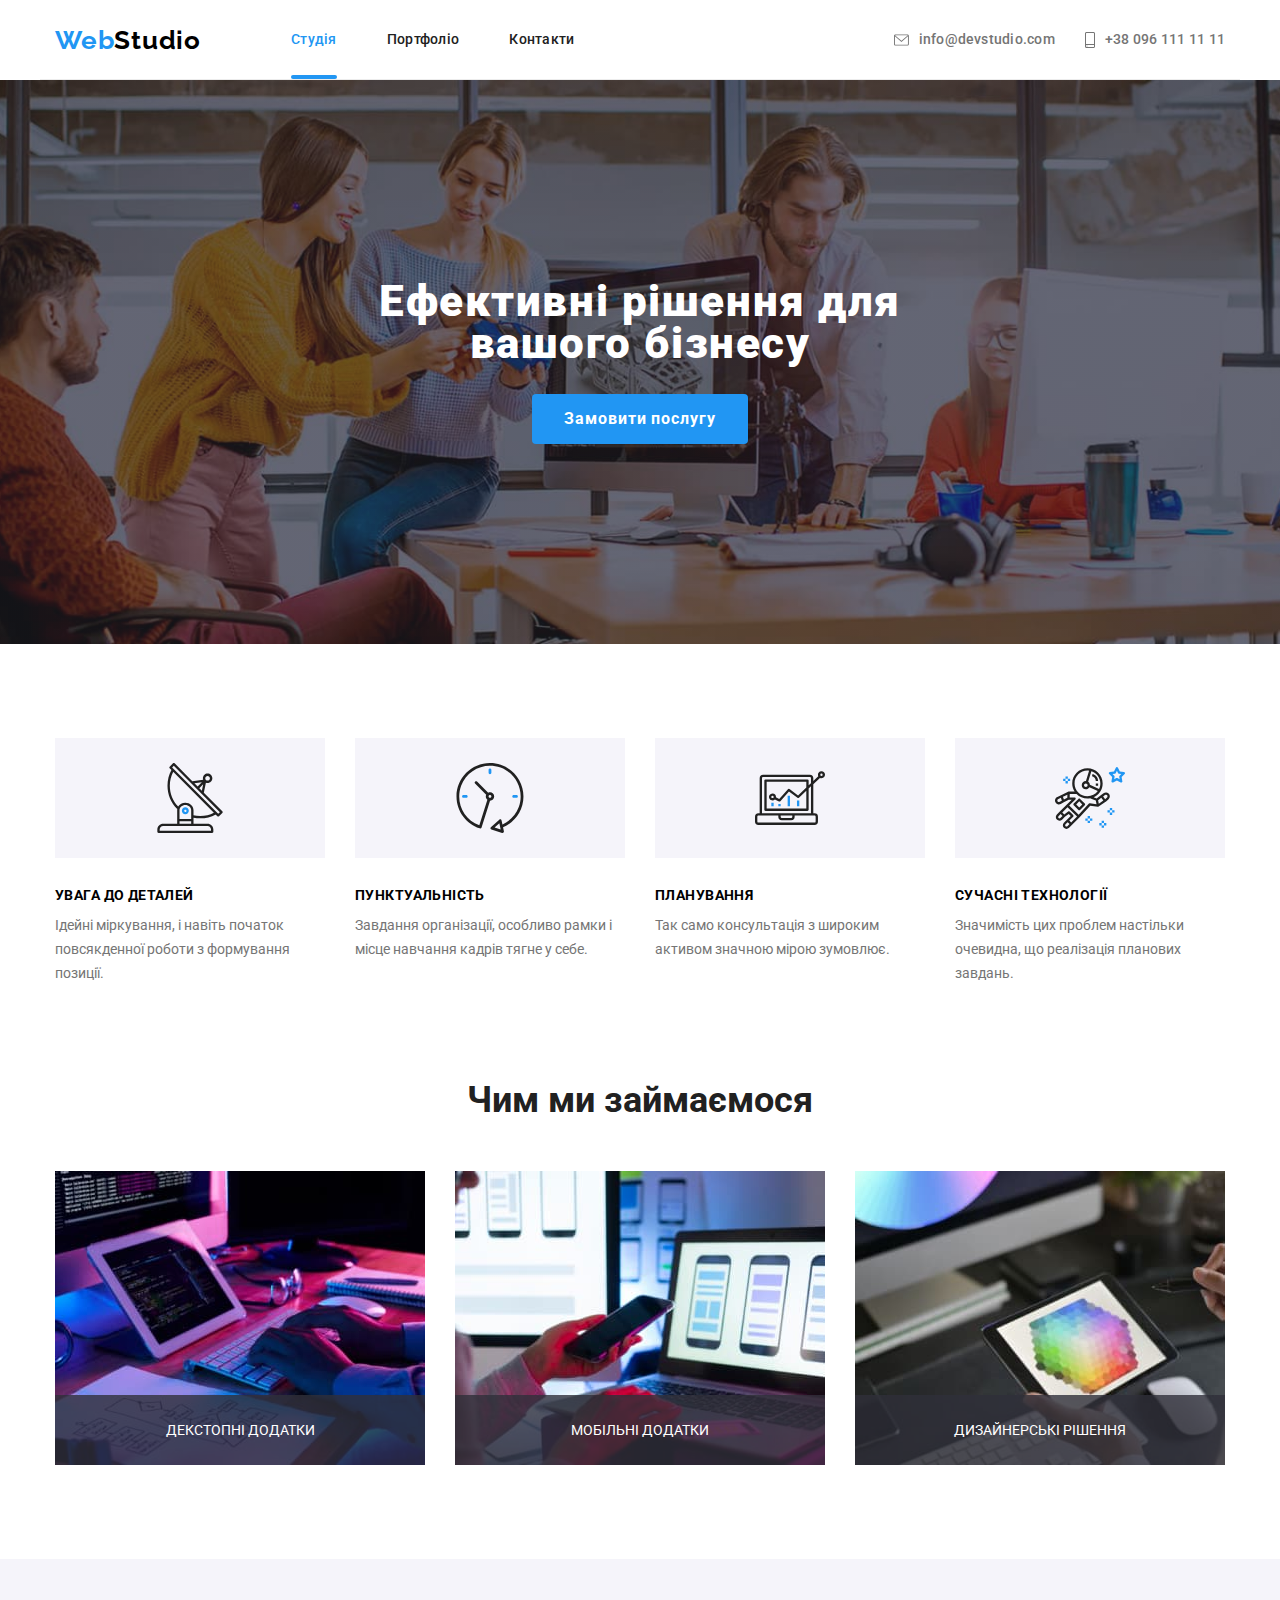
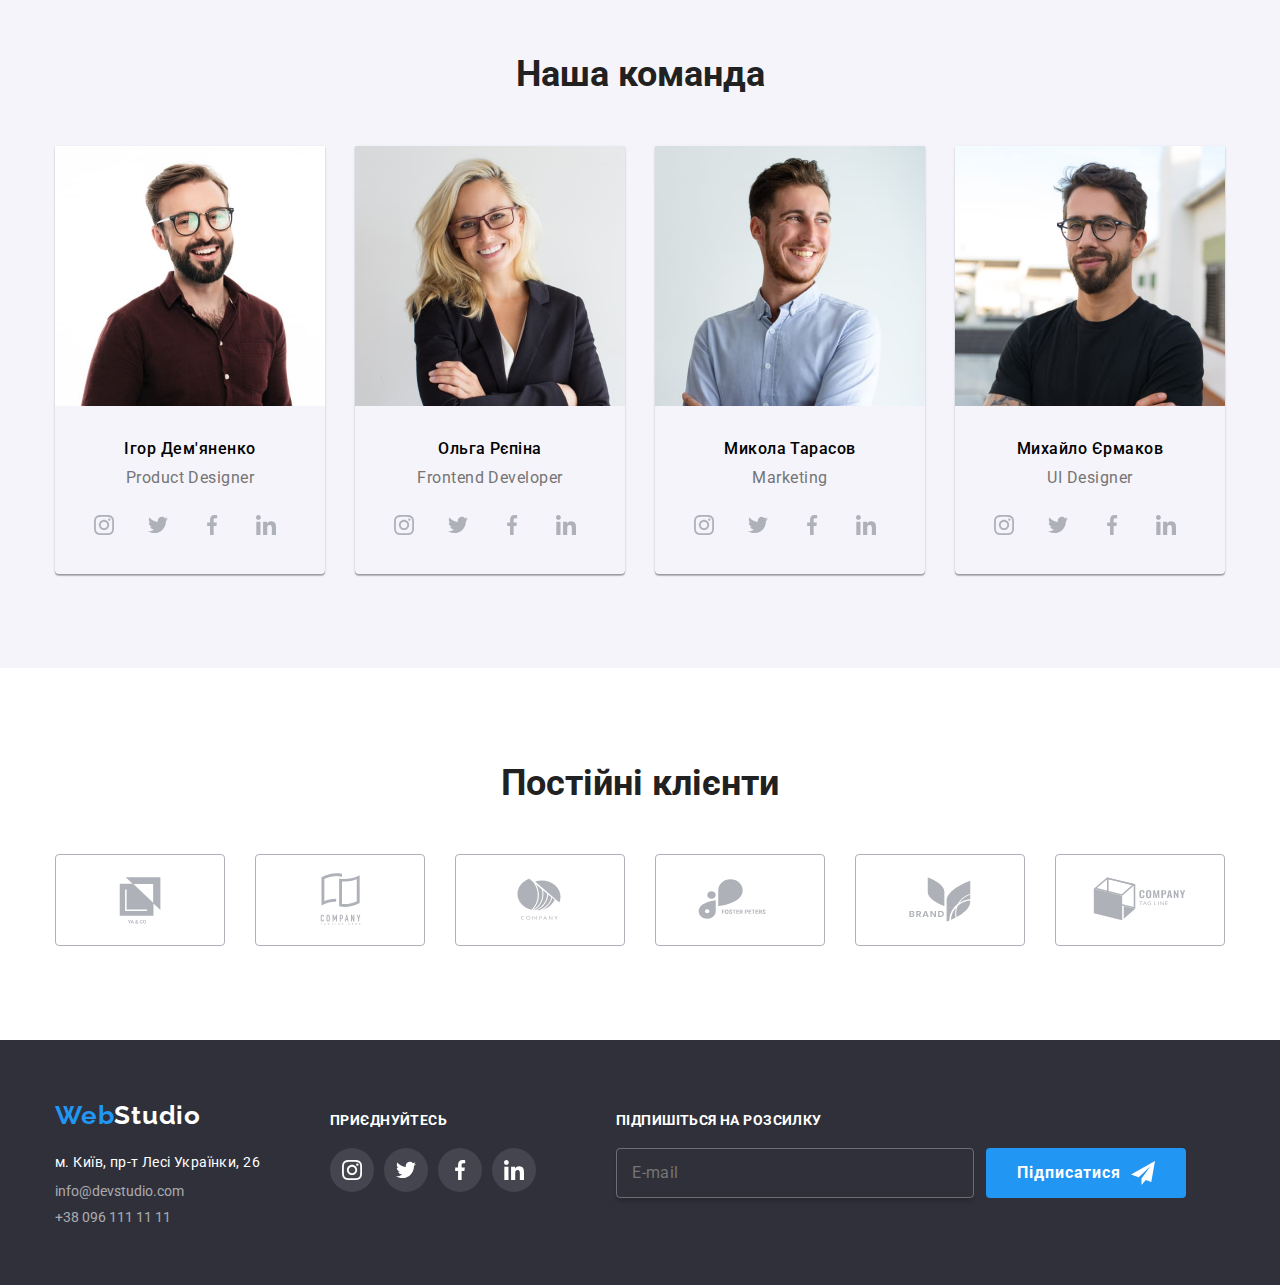
<file: index.html>
<!DOCTYPE html>
<html lang="uk">
<head>
    <meta charset="UTF-8">
    <meta name="viewport" content="width=device-width, initial-scale=1.0">
    <link rel="preconnect" href="https://fonts.googleapis.com">
    <link rel="preconnect" href="https://fonts.gstatic.com" crossorigin>
    <link href="https://fonts.googleapis.com/css2?family=Raleway:wght@700&family=Roboto:wght@400;500;700;900&display=swap" rel="stylesheet">
    <link rel="stylesheet" href="https://cdnjs.cloudflare.com/ajax/libs/modern-normalize/2.0.0/modern-normalize.min.css" integrity="sha512-4xo8blKMVCiXpTaLzQSLSw3KFOVPWhm/TRtuPVc4WG6kUgjH6J03IBuG7JZPkcWMxJ5huwaBpOpnwYElP/m6wg==" crossorigin="anonymous" referrerpolicy="no-referrer" >
    <meta name="viewport" content="width=device-width, initial-scale=1.0" />
    <title>WebStudio</title>
    <link rel="stylesheet" href="./CSS/main.min.css">
</head>
<body>
    <!-- хедер -->
    <header class="header">
        <div class="header__conteiner">
            <div class="header__nav">
                <a class="logo" href="#">
                    <span class="logo__first--half">Web</span><span class="logo__secondary--half">Studio</span>
                </a>
                 
                <button type="button" class="icon-menu  " data-mobile-menu-open aria-expanded="false" aria-controls="nav_menu" > 
                    <svg class="icon-menu__burger"> 
                        <use class="icon-menu__menu" href="./images/sprite.svg#icon-menu_burger"></use>       
                   </svg>  
                </button>
                <nav class="nav">
                    <ul class="nav__list">
                        <li class="nav__margin"><a class="nav__link nav__line " href="./index.html">Студія</a></li>
                        <li class="nav__margin"><a class="nav__link " href="./portfolio.html">Портфоліо</a></li>
                        <li class="nav__margin"><a class="nav__link" href="#">Контакти</a></li>
                       
                    </ul>
                </nav>
            </div>
            <div class="data">
                <ul class="data__list">
                    <li class="data__margin">
                        <a class="data__items" href="mailto:info@devstudio.com">
                            <svg class="data__mail data__icon">
                             <use href="./images/sprite.svg#icon-mail"></use>       
                            </svg>info@devstudio.com
                        </a>
                        </li>
                    <li class="data__margin">
                        <a class="data__items" href="tel:+380961111111">
                            <svg class="data__tel data__icon">
                             <use href="./images/sprite.svg#icon-tel"></use>       
                            </svg>+38 096 111 11 11
                        </a>
                    </li>
                </ul> 

            </div>
        </div>
        
     
    </header>
    <main class="main-page">
        <!-- //Hero  -->
         <section class="hero">
        <div class="container hero__container">
                <h1 class="hero__title">Ефективні рішення для <br> вашого бізнесу</h1>
                <button class="hero__button" type="button" data-modal-open>Замовити послугу</button>
            </div> 
        </section> 
        <section>
            <div class="container advantages">
                <h2 hidden class="advantages__title">Наші переваги</h2>
                <ul class="flex-box  advantages__list" >
                    <li class="content">
                        <div class="content__image">
                            <svg class="content__icon">
                                <use href="./images/sprite.svg#icon-antenna"></use>
                            </svg>

                        </div>
                        <h3 class="content__subtitle">УВАГА ДО ДЕТАЛЕЙ</h3>
                        <p class="content__subtitle--text">Ідейні міркування, і навіть початок повсякденної роботи з формування позиції.</p>
                    </li>
                    <li class="content">
                        <div class=" content__image">
                            <svg class="content__icon">
                                <use href="./images/sprite.svg#icon-clock"></use>
                            </svg>

                        </div>
                        <h3 class="content__subtitle">ПУНКТУАЛЬНІСТЬ</h3>
                        <p class="content__subtitle--text">Завдання організації, особливо рамки і місце навчання кадрів тягне у себе.</p>
                    </li>
                    <li class="content">
                        <div class="content__image">

                            <svg class="content__icon">
                                <use href="./images/sprite.svg#icon-diagram"></use>
                            </svg>
                        </div>
                        <h3 class="content__subtitle">ПЛАНУВАННЯ</h3>
                        <p class="content__subtitle--text">Так само консультація з широким активом значною мірою зумовлює.</p>
                    </li>
                    <li class="content">
                        <div class="content__image">

                            <svg class="content__icon">
                                <use href="./images/sprite.svg#icon-astronaut"></use>
                            </svg>
                        </div>
                        <h3 class="content__subtitle">СУЧАСНІ ТЕХНОЛОГІЇ</h3>
                        <p class="content__subtitle--text">Значимість цих проблем настільки очевидна, що реалізація планових завдань.</p>
                    </li>
                </ul>
                    
            </div>
        </section>
         <section>
            <div class=" what-we-do container ">
                <h2 class="main__title">Чим ми займаємося</h2>
                <ul class="what-we-do__list">
                    <li class="image">
                        <img src="./images/photo-main/what-we-doing/coding.jpg"
                        alt="робоче місце програміста"
                        width="370">
                        <div class="image__owerlay">
                            <p class="image__title">ДЕКСТОПНІ ДОДАТКИ</p>
                        </div>
                        
                    </li>
                    <li class="image">
                        <img src="./images/photo-main/what-we-doing/format-selection.jpg"
                        alt="робочий коипютер"
                        width="370">
                        <div class="image__owerlay">
                            <p class="image__title">МОБІЛЬНІ ДОДАТКИ</p>

                        </div>
                    </li>
                    <li class="image">
                        <img src="./images/photo-main/what-we-doing/color-selection.jpg"
                        alt="планшет з зображеням"
                        width="370">
                        <div class="image__owerlay">
                            <p class="image__title">ДИЗАЙНЕРСЬКІ РІШЕННЯ</p>

                        </div>
                    </li>    
                </ul>
                
            </div>
        </section>  
         <section class="team">
            <div class="container team__container">
                <h2 class="main__title">Наша команда</h2>
                <ul class="team__list">
                    <li class="team-member">
                        <picture>
                            <source media="(min-width:1200px)" srcset="./images/photo-main/ours-team/photo-igor.jpg 270w, ./images/photo-main/ours-team/photo-igor@x2.jpg 540w">
                            <source media="(min-width:768px)" srcset="./images/photo-main/ours-team/photo-igor-354.jpg 354w, ./images/photo-main/ours-team/photo-igor-354@x2.jpg 708w">
                            <source media="(min-width:300px)" srcset="./images/photo-main/ours-team/photo-igor-450.jpg 450w, ./images/photo-main/ours-team/photo-igor-450@x2.jpg 900w">
                          
                            <img
                            src="./images/photo-main/ours-team/photo-igor.jpg"
                              alt="Фото Ігора"
                              class="team-member__image"
                            />
                        </picture>
                        <div class="team-member__information">
                            <h3 class="team-member__title">Ігор Дем'яненко</h3>
                            <p class="team-member__text">Product Designer</p>
                            <ul class="team-member__sociallink">
                                <li >
                                    <a class="social" href="#">
                                        <svg class="social__link-icon" >
                                            <use  href="./images/sprite.svg#icon-instagram"></use>
                                        </svg>
                                    
                                    </a>
    
                                </li>
                                <li>
                                    <a class="social" href="#">

                                        <svg class="social__link-icon" >
                                            <use href="./images/sprite.svg#icon-twitter"></use>
                                        </svg>
        
                                    </a>
                                </li>
                                <li>
                                    <a class="social" href="#">
                                        <svg class="social__link-icon" >
                                            <use href="./images/sprite.svg#icon-facebook"></use>
                                        </svg>

                                    </a>
    
                                </li>
                                <li >
                                    <a class="social" href="#">
                                        <svg class="social__link-icon" >
                                            <use href="./images/sprite.svg#icon-linkedin"></use>
                                        </svg> 

                                    </a>
                                </li>    
    
                          
                          
                            </ul>   
                        </div>
                        
                    </li>
                    <li class="team-member">
                        <picture>
                            <source media="(min-width:1200px)" srcset="./images/photo-main/ours-team/photo-olga.jpg 270w, ./images/photo-main/ours-team/photo-olga@x2.jpg 540w">
                            <source media="(min-width:768px)" srcset="./images/photo-main/ours-team/photo-olga-354.jpg 354w, ./images/photo-main/ours-team/photo-olga-354@x2.jpg 708w">
                            <source media="(max-width:768px)" srcset="./images/photo-main/ours-team/photo-olga-450.jpg 450w, ./images/photo-main/ours-team/photo-olga-450@x2.jpg 900w">
                           
                           <img
                             src="./images/photo-main/ours-team/photo-olga.jpg"
                             
                             alt="Фото Ольги"
                             class="team-member__image">
                        </picture>
                       
                        <div class="team-member__information">

                            <h3 class="team-member__title" >Ольга Рєпіна</h3>
                            <p class="team-member__text">Frontend Developer</p>
                            <ul class="team-member__sociallink">
                                <li >
                                    <a class=social href="#">
                                        <svg class="social__link-icon" >
                                            <use href="./images/sprite.svg#icon-instagram"></use>
                                        </svg>
                                    
                                    </a>
    
                                </li>
                                <li >
                                    <a class=social href="#">

                                        <svg class="social__link-icon" >
                                            <use href="./images/sprite.svg#icon-twitter"></use>
                                        </svg>
        
                                    </a>
                                </li>
                                <li >
                                    <a class=social href="#">
                                        <svg class="social__link-icon" >
                                            <use href="./images/sprite.svg#icon-facebook"></use>
                                        </svg>

                                    </a>
    
                                </li>
                                <li >
                                    <a class=social href="#">
                                        <svg class="social__link-icon" >
                                            <use href="./images/sprite.svg#icon-linkedin"></use>
                                        </svg> 

                                    </a>
    
                                </li>
                            </ul>
                        </div>
                    </li>
                    <li class="team-member">
                        <picture>
                            <source media="(min-width:1200px)" srcset="./images/photo-main/ours-team/photo-nikolay.jpg 270w, ./images/photo-main/ours-team/photo-nikolay@x2.jpg 540w">
                            <source media="(min-width:768px)" srcset="./images/photo-main/ours-team/photo-nikolay-354.jpg 354w, ./images/photo-main/ours-team/photo-nikolay-354@x2.jpg 708w">
                            <source media="(max-width:768px)" srcset="./images/photo-main/ours-team/photo-nikolay-450.jpg 450w, ./images/photo-main/ours-team/photo-nikolay-450@x2.jpg 900w">
                           
                           <img
                             src="./images/photo-main/ours-team/photo-nikolay.jpg"
                             
                             alt="Фото Миколи"
                             class="team-member__image">
                             
                        </picture>
                       
                    
                        <div class="team-member__information">

                            <h3 class="team-member__title">Микола Тарасов</h3>
                            <p class="team-member__text">Marketing</p>
                            <ul class="team-member__sociallink">
                                <li >
                                    <a class=social href="#">
                                        <svg class="social__link-icon" >
                                            <use href="./images/sprite.svg#icon-instagram"></use>
                                        </svg>
                                    
                                    </a>
    
                                </li>
                                <li >
                                    <a class=social href="#">

                                        <svg class="social__link-icon" >
                                            <use href="./images/sprite.svg#icon-twitter"></use>
                                        </svg>
        
                                    </a>
                                </li>
                                <li >
                                    <a class=social href="#">
                                        <svg class="social__link-icon" >
                                            <use href="./images/sprite.svg#icon-facebook"></use>
                                        </svg>

                                    </a>
    
                                </li>
                                <li >
                                    <a class=social href="#">
                                        <svg class="social__link-icon" >
                                            <use href="./images/sprite.svg#icon-linkedin"></use>
                                        </svg> 

                                    </a>
    
                                </li>
                            </ul>
                        </div>
                    </li>
                    <li class="team-member">
                        <picture>
                            <source media="(min-width:1200px)" srcset="./images/photo-main/ours-team/photo-mihail.jpg 270w, ./images/photo-main/ours-team/photo-mihail@x2.jpg 540w">
                            <source media="(min-width:768px)" srcset="./images/photo-main/ours-team/photo-mihail-354.jpg 354w, ./images/photo-main/ours-team/photo-mihail-354@x2.jpg 708w">
                            <source media="(max-width:768px)" srcset="./images/photo-main/ours-team/photo-mihail-450.jpg 450w, ./images/photo-main/ours-team/photo-mihail-450@x2.jpg 900w">
                           
                           <img
                             src="./images/photo-main/ours-team/photo-mihail.jpg"
                             
                             alt="Фото Михайла"
                             class="team-member__image"
                             >
        
                        </picture>
                       
                        <div class="team-member__information">
                            <h3 class="team-member__title">Михайло Єрмаков</h3>
                            <p class="team-member__text">UI Designer</p>
                            <ul class="team-member__sociallink">
                                <li >
                                    <a class=social href="#">
                                        <svg class="social__link-icon" >
                                            <use href="./images/sprite.svg#icon-instagram"></use>
                                        </svg>
                                    
                                    </a>
    
                                </li>
                                <li >
                                    <a class=social href="#">

                                        <svg class="social__link-icon" >
                                            <use href="./images/sprite.svg#icon-twitter"></use>
                                        </svg>
        
                                    </a>
                                </li>
                                <li >
                                    <a class=social href="#">
                                        <svg class="social__link-icon" >
                                            <use href="./images/sprite.svg#icon-facebook"></use>
                                        </svg>

                                    </a>
    
                                </li>
                                <li >
                                    <a class=social href="#">
                                        <svg class="social__link-icon" >
                                            <use href="./images/sprite.svg#icon-linkedin"></use>
                                        </svg> 

                                    </a>
    
                                </li>
                            </ul8>

                        </div>
                    </li>
    
                    
                </ul>
            </div>
        
        </section> 
        <section class="container team__container">
            <div>
                <h2 class="main__title">Постійні клієнти</h2>
                <div>
                    <ul class="client">
                        <li class="client__iteme">
                            <div>
                                <a class="client__logo" href="#">
                                    <svg class="client__icon">
                                      //Змініть значення width та height, як вам потрібно 
                                      <use href="./images/sprite.svg#icon-logo-yaandco" width="106" height="60"></use>
                                    </svg>
                                </a>
                            </div>

                        </li>
                        <li class="client__iteme">
                            <div>
                                <a class="client__logo" href="#">
                                    <svg  class="client__icon">
                                        <use href="./images/sprite.svg#icon-logo-company-tagline" width="106" height="60"></use>
                                    </svg> 
        
                                </a>
                            </div>

                        </li>
                        <li class="client__iteme">
                            
                            <div>
                                <a class="client__logo" href="#">
                                    <svg class="client__icon">
                                        <use href="./images/sprite.svg#icon-logo-company" width="106" height="60"></use>
                                    </svg> 
    
                                </a>
                            </div>
                        </li>
                        <li class="client__iteme">
                            <div>
                                <a class="client__logo" href="#">
                                    <svg  class="client__icon">
                                        <use href="./images/sprite.svg#icon-logo-foster-peters"></use>
                                    </svg> 
    
                                </a>
                            </div>
                            
                        </li>
                        <li class="client__iteme">
                            
                            <div>
                                <a class="client__logo" href="#">
                                    <svg  class="client__icon">
                                        <use href="./images/sprite.svg#icon-logo-brand"></use>
                                    </svg> 
    
                                </a>
                            </div>
                        </li>
                        <li class="client__iteme">
                            
                            <div>
                                <a class="client__logo" href="#">
                                    <svg  class="client__icon">
                                        <use href="./images/sprite.svg#icon-logo-company-tag-line"></use>
                                    </svg> 
    
                                </a>
                            </div>
                        </li>
                        

                    </ul>
                
                </div>
            </div>
        </section>
    </main>
     
    <footer class="footer">
        <div class="container footer__container">
            <div class="footer__flex">

                <div class="footer__contacts" >
                    <a class="logo" href="#">
                        <span class="logo__first--half">Web</span><span class="logo__footer-secondary--half">Studio</span>
                     </a>
                    <div class="adress  ">
                        <address class="adress__footer footer__magin ">
                            <p>м. Київ, пр-т Лесі Українки, 26</p> 
                        </address>
                        <address>
                            <ul class="adress__list">
                                <li class=" footer__magin">
                                    <a class="adress__items  " href="mailto:info@devstudio.com">info@devstudio.com</a>
                                </li>
                                <li>
                                    <a class="adress__items" href="tel:+380961111111">+38 096 111 11 11</a>
                                    
                                </li>
                
                            </ul>
                        </address>
                        
                    </div>
                    
                </div>
                
                <section class="join">
                    <h2 class="join__title">ПРИЄДНУЙТЕСЬ</h2>
                    
                    <ul class="join__sociallink">
                        <li >
                            <a class=" join__social-link-footer" href="#">
                                <svg class=" join__icone" >
                                    <use href="./images/sprite.svg#icon-instagram"></use>
                                </svg>
                                
                            </a>
                            
                        </li>
                        <li >
                            <a class="join__social-link-footer" href="#">
        
                                <svg class=" join__icone" >
                                    <use href="./images/sprite.svg#icon-twitter"></use>
                                </svg>
        
                            </a>
                        </li>
                        <li >
                            <a class="join__social-link-footer" href="#">
                                <svg class=" join__icone" >
                                    <use href="./images/sprite.svg#icon-facebook"></use>
                                </svg>
                                
                            </a>
        
                        </li>
                        <li >
                            <a class="join__social-link-footer" href="#">
                                <svg class=" join__icone" >
                                    <use href="./images/sprite.svg#icon-linkedin"></use>
                                </svg> 
                                
                            </a>
                            
                        </li>
                    </ul>
                </section>
            </div>
            <div class="form-footer">
                <h2 class="form-footer__title">Підпишіться на розсилку</h2>
                <form class="form-footer__block">
                    <div class="form-footer__conteiner">
                        <input class="form-footer__input" placeholder="E-mail"/>
                        <button  type="submit"class=" form-footer__buton hero__button ">
                            
                            Підписатися 
                            <svg class=" form-footer__icone" >
                                <use href="./images/sprite.svg#icon-send"></use>
                            </svg> 
                        </button>
                    </div>
                </form>

            </div>

        </div>
                
    </footer>
    
    <!-- // модалка   -->
    <div class="backdrop is-hidden "  data-modal>
        <div class="modal">
            <button class="modal__button-close" type="button" data-modal-close>
                <svg class="modal__icone-close">
                    <use href="./images/sprite.svg#icon-close"></use>
                </svg>
    
            </button>
            <h2 class="modal__title">Залиште свої дані, ми вам передзвонимо</h2>
            <form class="form" autocomplete="on">
                <div class="form__conteiner">
                    <label class="form__label" for="name">Ім'я</label>
                    <div class="form__input-area">
                        <input class="form__input" type="text" name="name" id="name"/>
                        <svg class="form__icon" >
                            <use href="./images/sprite.svg#icon-person-black"></use>
                        </svg> 
                    </div>

                    <label class="form__label" for="phone">Телефон</label>
                    <div class="form__input-area">
                        <input class="form__input" type="tel" name="phone" id="phone"/>
                        <svg class="form__icon" >
                            <use href="./images/sprite.svg#icon-phone-black"></use>
                        </svg>
                    </div>

                    <label class="form__label" for="email">Пошта</label>
                    <div class="form__input-area">
                        <input class="form__input" type="email" name="email" id="email"/>
                        <svg class="form__icon" >
                            <use href="./images/sprite.svg#icon-email-black"></use>
                        </svg>
                    </div>

                    <label class="form__label" for="comment">Коментар</label>
                    <textarea class="form__textarea" name="comment" id="comment" placeholder="Введіть текст"></textarea>


                </div>
                <div class="checkbox">
                    <div class="checkbox__icon">
                        <input class="checkbox__input" type="checkbox" name="newsletter" id="newsletter-agreement"/>
                        <svg class="checkbox__end" >
                            <use href="./images/sprite.svg#icon-check"></use>
                        </svg>
                        <svg class="checkbox__start" >
                            <use href="./images/sprite.svg#icon-Vector"></use>
                        </svg>
                    </div>
                    <label for="newsletter-agreement">Погоджуюся з розсилкою та приймаю <a class="form__link" href="#">Умови договору</a></label>

                </div>
                <div class="button-valid__conteiner">
                    
                    <button  type="submit" class="button-valid__area">Відправити</button>
                </div>
                
            </form>
        </div>
    </div>
    <div class="nav_menu is-hidden" data-mobile-menu id="nav_menu">
        <button type="button" class="icon-menu  " data-mobile-menu-close  aria-controls="nav_menu" > 
            <svg class="icon-menu__burger">
                <use class="icon-menu__cros" href="./images/sprite.svg#icon-close_menu"></use>
            </svg>  
        </button>
        <div class="nav_menu__conteiner">
            <nav class="nav_menu__nav">
                <ul class="nav_menu__list">
                    <li class="nav_menu__margin"><a class="nav_menu__link  " href="./index.html">Студія</a></li>
                    <li class="nav_menu__margin"><a class="nav_menu__link " href="./portfolio.html">Портфоліо</a></li>
                    <li class="nav_menu__margin"><a class="nav_menu__link" href="#">Контакти</a></li>
                   
                </ul>
            </nav>
            <div>
                <ul class="nav_menu__data-list">
                    <li >
                        <a class="nav_menu__data-tell" href="tel:+380961111111">
                            +38 096 111 11 11
                        </a>
                    </li>
                    <li class="nav_menu__item">
                        <a class="nav_menu__data-mail " href="mailto:info@devstudio.com">
                           info@devstudio.com
                        </a>
                    </li>
                </ul> 
    
                <ul class="nav_menu__social">
                    <li class="nav_menu__block">
                        <a class="nav_menu__contact">Instagram</a>
                    </li>
                    <li class="nav_menu__block">
                        <a class="nav_menu__contact">Twitter</a>
                    </li>
                    <li class="nav_menu__block">
                        <a class="nav_menu__contact">Facebook</a>
                    </li>
                    <li class="nav_menu__block">
                        <a class="nav_menu__contact">LinkedIn</a>
                    </li>
                </ul>

            </div>
        </div>

    
    </div>
    <script src="./js/mobile-menu.js"></script> 
    <script src="./js/modal.js"></script> 
</body>
</html>
</file>
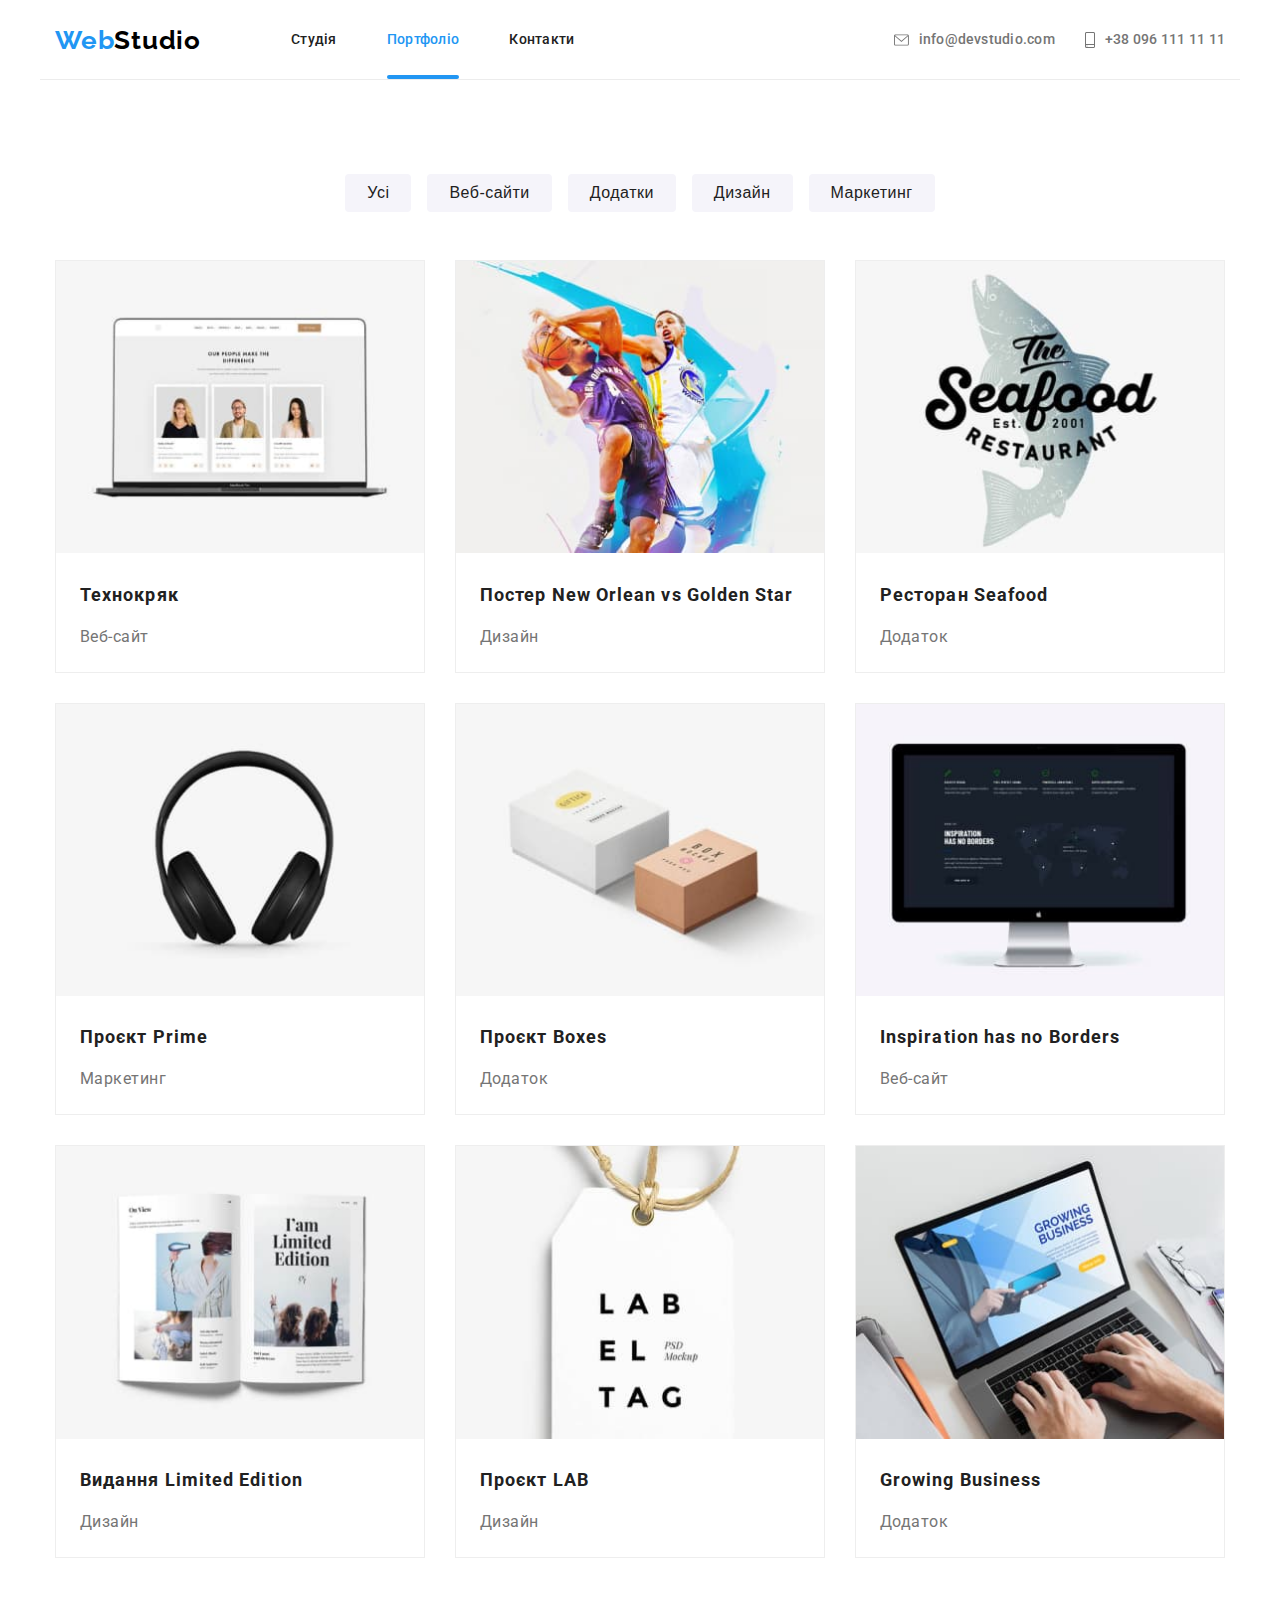
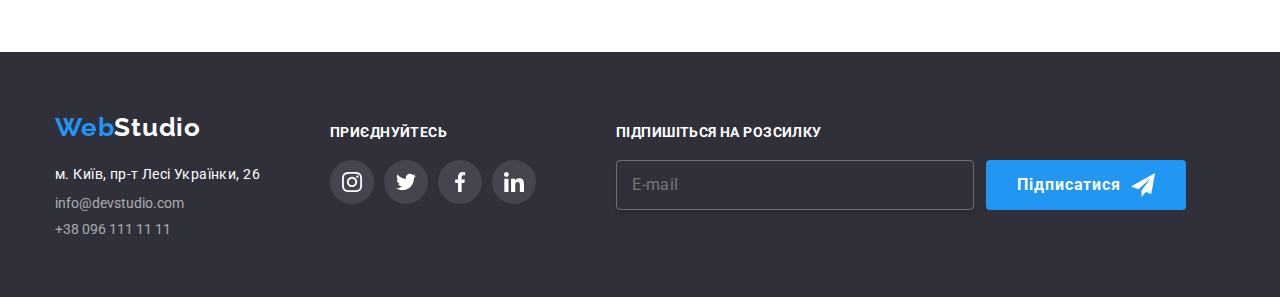
<file: portfolio.html>
<!DOCTYPE html>
<html lang="en">
<head>
    <meta charset="UTF-8">
    <meta name="viewport" content="width=device-width, initial-scale=1.0">
    <link rel="preconnect" href="https://fonts.googleapis.com">
    <link rel="preconnect" href="https://fonts.gstatic.com" crossorigin>
    <link href="https://fonts.googleapis.com/css2?family=Raleway:wght@700&family=Roboto:wght@400;500;700;900&display=swap" rel="stylesheet">
    <link rel="stylesheet" href="https://cdnjs.cloudflare.com/ajax/libs/modern-normalize/2.0.0/modern-normalize.min.css" integrity="sha512-4xo8blKMVCiXpTaLzQSLSw3KFOVPWhm/TRtuPVc4WG6kUgjH6J03IBuG7JZPkcWMxJ5huwaBpOpnwYElP/m6wg==" crossorigin="anonymous" referrerpolicy="no-referrer" />
    <meta name="viewport" content="width=device-width, initial-scale=1.0" />
    <title>portfolio</title>
    <link rel="stylesheet" href="./CSS/main.min.css">
</head>
<body>
    <!-- хедер -->
    <header class="header">
        <div class="header__conteiner">
            <div class="header__nav">
                <a class="logo" href="#">
                    <span class="logo__first--half">Web</span><span class="logo__secondary--half">Studio</span>
                </a>
                 
                <button type="button" class="icon-menu  " data-mobile-menu-open aria-expanded="false" aria-controls="nav_menu" > 
                    <svg class="icon-menu__burger"> 
                        <use class="icon-menu__menu" href="./images/sprite.svg#icon-menu_burger"></use>       
                   </svg>  
                </button>
                <nav class="nav">
                    <ul class="nav__list">
                        <li class="nav__margin"><a class="nav__link  " href="./index.html">Студія</a></li>
                        <li class="nav__margin"><a class="nav__link nav__line" href="./portfolio.html">Портфоліо</a></li>
                        <li class="nav__margin"><a class="nav__link" href="#">Контакти</a></li>
                       
                    </ul>
                </nav>
            </div>
            <div class="data">
                <ul class="data__list">
                    <li class="data__margin">
                        <a class="data__items" href="mailto:info@devstudio.com">
                            <svg class="data__mail data__icon">
                             <use href="./images/sprite.svg#icon-mail"></use>       
                            </svg>info@devstudio.com
                        </a>
                        </li>
                    <li class="data__margin">
                        <a class="data__items" href="tel:+380961111111">
                            <svg class="data__tel data__icon">
                             <use href="./images/sprite.svg#icon-tel"></use>       
                            </svg>+38 096 111 11 11
                        </a>
                    </li>
                </ul> 

            </div>
        </div>
        
     
    </header>
    <main>
        <section>
            <div class="container container-portfolio">
               <div>
                   <ul class="nav-portfolio">
                       <li class="nav-portfolio__list"><button class="nav-portfolio__button" type="button">Усі</button></li>
                       <li class="nav-portfolio__list"><button class="nav-portfolio__button" type="button">Веб-сайти</button></li>
                       <li class="nav-portfolio__list"><button class="nav-portfolio__button" type="button">Додатки</button></li>
                       <li class="nav-portfolio__list"><button class="nav-portfolio__button" type="button">Дизайн </button></li>
                       <li class="nav-portfolio__list"><button class="nav-portfolio__button" type="button">Маркетинг</button></li>
                    </ul>
                </div> 
               <h1 hidden class="hidden-title">Наші роботи</h1>
        
                <ul class="portfolio">
                    <li class="portfolio__element portfolio__connteiner">
                        <a>
                            <div class="portfolio__owerlay-box">
                                <picture>
                                    <source media="(min-width:1200px)" srcset="./images/photo-portfolio/photo-technocrack.jpg 370w">
                                    <source media="(min-width:768px)" srcset="./images/photo-portfolio/photo-technocrack-354.jpg 354w, ./images/photo-portfolio/photo-technocrack-354@x2.jpg 708w">
                                    <source media="(min-width:300px)" srcset="./images/photo-portfolio/photo-technocrack-450.jpg 450w, ./images/photo-portfolio/photo-technocrack-450@x2.jpg 900w">
                                  
                                  <img class="portfolio__image"
                                  src="./images/photo-portfolio/photo-technocrack-450.jpg"
                                  alt="фото ноутбука з зображення  сайту"/>
                                  </picture>
                                <div class="portfolio__owerlay-conteiner">
                                    <p class="portfolio__owerlay-text">
                                     Ресурс пропонує комплексні пропозиції з різним рівнем функціоналу та сервісів. Все це дозволить відвідувачу отримати вичерпні відомості про компанію чи приватну особу.
                                    </p>
                                </div>

                            </div>
                            <div class="portfolio__information-conteiner" >

                                <h2 class="portfolio__information-title">Технокряк</h2>
                                <p class="portfolio__information-text" >Веб-сайт</p>
                            </div>
                        </a>
                    </li>
                    <li class="portfolio__element portfolio__connteiner">
                        <a>
                            <div class="portfolio__owerlay-box">
                                <picture>
                                    <source media="(min-width:1200px)" srcset="./images/photo-portfolio/photo-poster.jpg 370w">
                                    <source media="(min-width:768px)" srcset="./images/photo-portfolio/photo-poster-354.jpg 354w, ./images/photo-portfolio/photo-poster-354@x2.jpg 708w">
                                    <source media="(min-width:300px)" srcset="./images/photo-portfolio/photo-poster-450.jpg 450w, ./images/photo-portfolio/photo-poster-450@x2.jpg 900w">
                                  
                                  <img class="portfolio__image"
                                    src="./images/photo-portfolio/photo-poster-450.jpg"
                                    alt="постер баскетбольгого мяча"/>
                                  </picture>
                                <div class="portfolio__owerlay-conteiner">
                                    <p class="portfolio__owerlay-text">
                                     Ресурс пропонує комплексні пропозиції з різним рівнем функціоналу та сервісів. Все це дозволить відвідувачу отримати вичерпні відомості про компанію чи приватну особу.
                                    </p>
                                </div>

                            </div>
                            <div class="portfolio__information-conteiner">
                                
                                <h2 class="portfolio__information-title">Постер New Orlean vs Golden Star</h2>
                                <p class="portfolio__information-text" >Дизайн</p>
                            </div>
                        </a>
                    </li>
                    
                    <li class="portfolio__element portfolio__connteiner">
                        <a>
                            <div class="portfolio__owerlay-box">
                                <picture>
                                    <source media="(min-width:1200px)" srcset="./images/photo-portfolio/photo-restaurant-seafood.jpg 370w">
                                    <source media="(min-width:768px)" srcset="./images/photo-portfolio/photo-restaurant-seafood-354.jpg 354w, ./images/photo-portfolio/photo-restaurant-seafood-354@x2.jpg 708w">
                                    <source media="(min-width:300px)" srcset="./images/photo-portfolio/photo-restaurant-seafood-450.jpg 450w, ./images/photo-portfolio/photo-restaurant-seafood-450@x2.jpg 900w">
                                  
                                  <img class="portfolio__image"
                                    src="./images/photo-portfolio/photo-restaurant-seafood-450.jpg"
                                    alt="логотип ресторану"/>
                                  </picture>
                                <div class="portfolio__owerlay-conteiner">
                                    <p class="portfolio__owerlay-text">
                                     Ресурс пропонує комплексні пропозиції з різним рівнем функціоналу та сервісів. Все це дозволить відвідувачу отримати вичерпні відомості про компанію чи приватну особу.
                                    </p>
                                </div>

                            </div>
                            <div class="portfolio__information-conteiner">
                                
                                <h2 class="portfolio__information-title">Ресторан Seafood</h2>
                                <p class="portfolio__information-text" >Додаток</p>
                            </div>
                        </a>
                    </li>
                    <li class="portfolio__element portfolio__connteiner" >
                        <a>
                            <div class="portfolio__owerlay-box">
                                <picture>
                                    <source media="(min-width:1200px)" srcset="./images/photo-portfolio/photo-project-prime.jpg 370w">
                                    <source media="(min-width:768px)" srcset="./images/photo-portfolio/photo-project-prime-354.jpg 354w, ./images/photo-portfolio/photo-project-prime-354@x2.jpg 708w">
                                    <source media="(min-width:300px)" srcset="./images/photo-portfolio/photo-project-prime-450.jpg 450w, ./images/photo-portfolio/photo-project-prime-450@x2.jpg 900w">
                                  
                                  <img class="portfolio__image"
                                    src="./images/photo-portfolio/photo-project-prime-450.jpg"
                                    alt="фото безпровідні наушники"
                                  />
                                </picture>
                                <div class="portfolio__owerlay-conteiner">
                                    <p class="portfolio__owerlay-text">
                                     Ресурс пропонує комплексні пропозиції з різним рівнем функціоналу та сервісів. Все це дозволить відвідувачу отримати вичерпні відомості про компанію чи приватну особу.
                                    </p>
                                </div>

                            </div>
                            <div class="portfolio__information-conteiner">

                                <h2 class="portfolio__information-title">Проєкт Prime</h2>
                                <p class="portfolio__information-text" >Маркетинг</p>
                            </div>
                        </a>
                    </li>
                    
                    <li class="portfolio__element portfolio__connteiner">
                        <a>
                            <div class="portfolio__owerlay-box">
                                <picture>
                                    <source media="(min-width:1200px)" srcset="./images/photo-portfolio/photo-project-boxes.jpg 370w">
                                    <source media="(min-width:768px)" srcset="./images/photo-portfolio/photo-project-boxes-354.jpg 354w, ./images/photo-portfolio/photo-project-boxes-354@x2.jpg 708w">
                                    <source media="(min-width:300px)" srcset="./images/photo-portfolio/photo-project-boxes-450.jpg 450w, ./images/photo-portfolio/photo-project-boxes-450@x2.jpg 900w">
                                  
                                  <img class="portfolio__image"
                                    src="./images/photo-portfolio/photo-project-boxes-450.jpg"
                                    alt="фото дві коробки"
                                  />
                                </picture>
                                <div class="portfolio__owerlay-conteiner">
                                    <p class="portfolio__owerlay-text">
                                     Ресурс пропонує комплексні пропозиції з різним рівнем функціоналу та сервісів. Все це дозволить відвідувачу отримати вичерпні відомості про компанію чи приватну особу.
                                    </p>
                                </div>

                            </div>
                            <div class="portfolio__information-conteiner">

                                <h2 class="portfolio__information-title">Проєкт Boxes</h2>
                                <p class="portfolio__information-text" >Додаток</p>
                            </div> 
                        </a>
                    </li>
                    
                    <li class="portfolio__element portfolio__connteiner">
                        <a>
                            <div class="portfolio__owerlay-box">
                                <picture>
                                    <source media="(min-width:1200px)" srcset="./images/photo-portfolio/photo-inspiration-borders.jpg 370w">
                                    <source media="(min-width:768px)" srcset="./images/photo-portfolio/photo-inspiration-borders-354.jpg 354w, ./images/photo-portfolio/photo-inspiration-borders-354@x2.jpg 708w">
                                    <source media="(min-width:300px)" srcset="./images/photo-portfolio/photo-inspiration-borders-450.jpg 450w, ./images/photo-portfolio/photo-inspiration-borders-450@x2.jpg 900w">
                                  
                                  <img class="portfolio__image"
                                    src="./images/photo-portfolio/photo-inspiration-borders-450.jpg"
                                    alt="фото монитору ком'ютера"
                                  />
                                  </picture>
                                <div class="portfolio__owerlay-conteiner">
                                    <p class="portfolio__owerlay-text">
                                     Ресурс пропонує комплексні пропозиції з різним рівнем функціоналу та сервісів. Все це дозволить відвідувачу отримати вичерпні відомості про компанію чи приватну особу.
                                    </p>
                                </div>

                            </div>
                            <div class="portfolio__information-conteiner">

                                <h2 class="portfolio__information-title">Inspiration has no Borders</h2>
                                <p class="portfolio__information-text" >Веб-сайт</p>
                            </div>
                        </a>
                            
                    </li>
                    
                    <li class="portfolio__element portfolio__connteiner">
                        <a>
                            <div class="portfolio__owerlay-box">
                                <picture>
                                    <source media="(min-width:1200px)" srcset="./images/photo-portfolio/photo-limeted-edition.jpg 370w">
                                    <source media="(min-width:768px)" srcset="./images/photo-portfolio/photo-limeted-edition-354.jpg 354w, ./images/photo-portfolio/photo-limeted-edition-354@x2.jpg 708w">
                                    <source media="(min-width:300px)" srcset="./images/photo-portfolio/photo-limeted-edition-450.jpg 450w, ./images/photo-portfolio/photo-limeted-edition-450@x2.jpg 900w">
                                  
                                  <img class="portfolio__image"
                                    src="./images/photo-portfolio/photo-limeted-edition-450.jpg"
                                    alt="фото книги"
                                  />
                                  </picture>
                                <div class="portfolio__owerlay-conteiner">
                                    <p class="portfolio__owerlay-text">
                                     Ресурс пропонує комплексні пропозиції з різним рівнем функціоналу та сервісів. Все це дозволить відвідувачу отримати вичерпні відомості про компанію чи приватну особу.
                                    </p>
                                </div>

                            </div>
                            <div class="portfolio__information-conteiner">

                                <h2 class="portfolio__information-title">Видання Limited Edition</h2>
                                <p class="portfolio__information-text" >Дизайн</p>
                            </div>
                        </a>
                    </li>
                    <li class="portfolio__element portfolio__connteiner">
                        <a>
                            <div class="portfolio__owerlay-box">
                                <picture>
                                    <source media="(min-width:1200px)" srcset="./images/photo-portfolio/photo-project-lab.jpg 370w">
                                    <source media="(min-width:768px)" srcset="./images/photo-portfolio/photo-project-lab-354.jpg 354w, ./images/photo-portfolio/photo-project-lab-354@x2.jpg 708w">
                                    <source media="(min-width:300px)" srcset="./images/photo-portfolio/photo-project-lab-450.jpg 450w, ./images/photo-portfolio/photo-project-lab-450@x2.jpg 900w">
                                  
                                  <img class="portfolio__image"
                                    src="./images/photo-portfolio/photo-project-lab-450.jpg"
                                    alt="фото бірок"
                                  />
                                </picture>
                                <div class="portfolio__owerlay-conteiner">
                                    <p class="portfolio__owerlay-text">
                                     Ресурс пропонує комплексні пропозиції з різним рівнем функціоналу та сервісів. Все це дозволить відвідувачу отримати вичерпні відомості про компанію чи приватну особу.
                                    </p>
                                </div>

                            </div>
                            <div class="portfolio__information-conteiner">

                                <h2 class="portfolio__information-title">Проєкт LAB</h2>
                                <p class="portfolio__information-text" >Дизайн</p>
                            </a>
                            </div>
                    </li>
                    <li class="portfolio__element portfolio__connteiner">
                        <a>
                            <div class="portfolio__owerlay-box">
                                <picture>
                                    <source media="(min-width:1200px)" srcset="./images/photo-portfolio/photo-growing-business.jpg 370w">
                                    <source media="(min-width:768px)" srcset="./images/photo-portfolio/photo-growing-business-354.jpg 354w, ./images/photo-portfolio/photo-growing-business-354@x2.jpg 708w">
                                    <source media="(min-width:300px)" srcset="./images/photo-portfolio/photo-growing-business-450.jpg 450w, ./images/photo-portfolio/photo-growing-business-450@x2.jpg 900w">
                                  
                                  <img class="portfolio__image"
                                    src="./images/photo-portfolio/photo-growing-business-450.jpg"
                                    alt="фото ноутбука "
                                  />
                                <div class="portfolio__owerlay-conteiner">
                                    <p class="portfolio__owerlay-text">
                                     Ресурс пропонує комплексні пропозиції з різним рівнем функціоналу та сервісів. Все це дозволить відвідувачу отримати вичерпні відомості про компанію чи приватну особу.
                                    </p>
                                </div>

                            </div>
                            <div class="portfolio__information-conteiner">

                                <h2 class="portfolio__information-title">Growing Business</h2>
                                <p class="portfolio__information-text" >Додаток</p>
                            </div>
                        </a>
                    </li>
    
                </ul>

            </div>
                
        </section>
    </main>
    <footer class="footer">
        <div class="container footer__container">
            <div class="footer__flex">

                <div class="footer__contacts" >
                    <a class="logo" href="#">
                        <span class="logo__first--half">Web</span><span class="logo__footer-secondary--half">Studio</span>
                     </a>
                    <div class="adress  ">
                        <address class="adress__footer footer__magin ">
                            <p>м. Київ, пр-т Лесі Українки, 26</p> 
                        </address>
                        <address>
                            <ul class="adress__list">
                                <li class=" footer__magin">
                                    <a class="adress__items  " href="mailto:info@devstudio.com">info@devstudio.com</a>
                                </li>
                                <li>
                                    <a class="adress__items" href="tel:+380961111111">+38 096 111 11 11</a>
                                    
                                </li>
                
                            </ul>
                        </address>
                        
                    </div>
                    
                </div>
                
                <section class="join">
                    <h2 class="join__title">ПРИЄДНУЙТЕСЬ</h2>
                    
                    <ul class="join__sociallink">
                        <li >
                            <a class=" join__social-link-footer" href="#">
                                <svg class=" join__icone" >
                                    <use href="./images/sprite.svg#icon-instagram"></use>
                                </svg>
                                
                            </a>
                            
                        </li>
                        <li >
                            <a class="join__social-link-footer" href="#">
        
                                <svg class=" join__icone" >
                                    <use href="./images/sprite.svg#icon-twitter"></use>
                                </svg>
        
                            </a>
                        </li>
                        <li >
                            <a class="join__social-link-footer" href="#">
                                <svg class=" join__icone" >
                                    <use href="./images/sprite.svg#icon-facebook"></use>
                                </svg>
                                
                            </a>
        
                        </li>
                        <li >
                            <a class="join__social-link-footer" href="#">
                                <svg class=" join__icone" >
                                    <use href="./images/sprite.svg#icon-linkedin"></use>
                                </svg> 
                                
                            </a>
                            
                        </li>
                    </ul>
                </section>
            </div>
            <div class="form-footer">
                <h2 class="form-footer__title">Підпишіться на розсилку</h2>
                <form class="form-footer__block">
                    <div class="form-footer__conteiner">
                        <input class="form-footer__input" placeholder="E-mail"/>
                        <button  type="submit"class=" form-footer__buton hero__button ">
                            
                            Підписатися 
                            <svg class=" form-footer__icone" >
                                <use href="./images/sprite.svg#icon-send"></use>
                            </svg> 
                        </button>
                    </div>
                </form>

            </div>

        </div>
                
    </footer>
    <div class="backdrop is-hidden "  data-modal>
        <div class="modal">
            <button class="modal__button-close" type="button" data-modal-close>
                <svg class="modal__icone-close">
                    <use href="./images/sprite.svg#icon-close"></use>
                </svg>
    
            </button>
            <h2 class="modal__title">Залиште свої дані, ми вам передзвонимо</h2>
            <form class="form" autocomplete="on">
                <div class="form__conteiner">
                    <label class="form__label" for="name">Ім'я</label>
                    <div class="form__input-area">
                        <input class="form__input" type="text" name="name" id="name"/>
                        <svg class="form__icon" >
                            <use href="./images/sprite.svg#icon-person-black"></use>
                        </svg> 
                    </div>

                    <label class="form__label" for="phone">Телефон</label>
                    <div class="form__input-area">
                        <input class="form__input" type="tel" name="phone" id="phone"/>
                        <svg class="form__icon" >
                            <use href="./images/sprite.svg#icon-phone-black"></use>
                        </svg>
                    </div>

                    <label class="form__label" for="email">Пошта</label>
                    <div class="form__input-area">
                        <input class="form__input" type="email" name="email" id="email"/>
                        <svg class="form__icon" >
                            <use href="./images/sprite.svg#icon-email-black"></use>
                        </svg>
                    </div>

                    <label class="form__label" for="comment">Коментар</label>
                    <textarea class="form__textarea" name="comment" id="comment" placeholder="Введіть текст"></textarea>


                </div>
                <div class="checkbox">
                    <div class="checkbox__icon">
                        <input class="checkbox__input" type="checkbox" name="newsletter" id="newsletter-agreement"/>
                        <svg class="checkbox__end" >
                            <use href="./images/sprite.svg#icon-check"></use>
                        </svg>
                        <svg class="checkbox__start" >
                            <use href="./images/sprite.svg#icon-Vector"></use>
                        </svg>
                    </div>
                    <label for="newsletter-agreement">Погоджуюся з розсилкою та приймаю <a class="form__link" href="#">Умови договору</a></label>

                </div>
                <div class="button-valid__conteiner">
                    
                    <button  type="submit" class="button-valid__area">Відправити</button>
                </div>
                
            </form>
        </div>
    </div>
    <div class="nav_menu is-hidden" data-mobile-menu id="nav_menu">
        <button type="button" class="icon-menu  " data-mobile-menu-close  aria-controls="nav_menu" > 
            <svg class="icon-menu__burger">
                <use class="icon-menu__cros" href="./images/sprite.svg#icon-close_menu"></use>
            </svg>  
        </button>
        <div class="nav_menu__conteiner">
            <nav class="nav_menu__nav">
                <ul class="nav_menu__list">
                    <li class="nav_menu__margin"><a class="nav_menu__link  " href="./index.html">Студія</a></li>
                    <li class="nav_menu__margin"><a class="nav_menu__link " href="./portfolio.html">Портфоліо</a></li>
                    <li class="nav_menu__margin"><a class="nav_menu__link" href="#">Контакти</a></li>
                   
                </ul>
            </nav>
            <div>
                <ul class="nav_menu__data-list">
                    <li >
                        <a class="nav_menu__data-tell" href="tel:+380961111111">
                            +38 096 111 11 11
                        </a>
                    </li>
                    <li class="nav_menu__item">
                        <a class="nav_menu__data-mail " href="mailto:info@devstudio.com">
                           info@devstudio.com
                        </a>
                    </li>
                </ul> 
    
                <ul class="nav_menu__social">
                    <li class="nav_menu__block">
                        <a class="nav_menu__contact">Instagram</a>
                    </li>
                    <li class="nav_menu__block">
                        <a class="nav_menu__contact">Twitter</a>
                    </li>
                    <li class="nav_menu__block">
                        <a class="nav_menu__contact">Facebook</a>
                    </li>
                    <li class="nav_menu__block">
                        <a class="nav_menu__contact">LinkedIn</a>
                    </li>
                </ul>

            </div>
        </div>

    
    </div>
    <script src="./js/mobile-menu.js"></script> 
</body>
</html>
</file>
<file: CSS/main.min.css>
*,*::before,*::after{box-sizing:border-box}:root{--font-family-primary:"Roboto", sans-serif;--font-family-second:"Raleway", sans-serif;--text-color-primary: #212121;--color-accent: #2196F3;--color-secondary: #757575;--color-third: #000000;--color-other: #FFFFFF;--color-alfa: rgba(255, 255, 255, 0.60);--color-gradient:rgba(47, 48, 58, 0.4);--color-client:#AFB1B8;--background-color-primary:#FFFFFF;--background-color-second:#2F303A;--color-background-third:#F5F4FA;--color-background-accent:#2196F3}h1,h2,h3,h4,h5,h6,p,ul{margin:0;padding:0}ul{list-style-type:none}.flex-box{display:block}@media screen and (min-width: 769px){.flex-box{display:flex;justify-content:space-between;flex-wrap:wrap}}@media screen and (min-width: 1200px){.flex-box{flex-wrap:nowrap}}a{text-decoration:none}body{font-family:var(--font-family-primary);font-size:14px;line-height:1.17;margin:0 auto}.container{margin:0 auto;width:100%;padding:0 15px;font-size:14px}@media screen and (min-width: 480px){.container{max-width:480px;font-size:14px;margin:0 auto}}@media screen and (min-width: 769px){.container{max-width:769px;margin:0 auto}}@media screen and (min-width: 1200px){.container{max-width:1200px;margin:0 auto}}picture{width:100%;height:100%}.container-portfolio{padding-bottom:60px;padding-top:60px;margin:0 auto}@media screen and (min-width: 1200px){.container-portfolio{padding-bottom:94px;padding-top:94px}}.main__title{display:block;margin-bottom:30px;color:var(--text-color-primary);text-align:center;font-size:36px}@media screen and (min-width: 1200px){.main__title{margin-bottom:50px}}.header{margin:0 auto;max-width:100%;height:60px;position:relative;background-color:var(--background-color-primary);border-bottom:1px solid #ececec}@media screen and (min-width: 480px){.header{width:480px;height:60px}}@media screen and (min-width: 768px){.header{width:768px;height:80px;margin:0 auto}}@media screen and (min-width: 1200px){.header{width:1200px;margin:0 auto}}.header__conteiner{width:100%;height:100%;margin:0 auto;padding:10px 15px}@media screen and (min-width: 768px){.header__conteiner{height:80px;display:flex;justify-content:space-between}}.header__nav{height:100%;display:flex;align-items:center;justify-content:space-between}@media screen and (min-width: 768px){.header__nav{justify-content:start}}.logo{font-family:var(--font-family-second);font-size:24px;font-weight:700;letter-spacing:.78px}.logo__first--half{color:var(--color-accent)}.logo__secondary--half{color:var(--color-third)}@media screen and (min-width: 1200px){.logo{font-size:26px;line-height:1.19}}.icon-menu{position:absolute;top:.8rem;right:.937rem;border:none;background-color:rgba(0,0,0,0);padding:0;width:2.5rem;height:2.5rem;cursor:pointer}.icon-menu__burger{width:40px;height:40px;flex-shrink:0;transition:fill 250ms cubic-bezier(0.4, 0, 0.2, 1)}@media screen and (min-width: 768px){.icon-menu__burger{display:none}}.icon-menu__burger:hover,.icon-menu__burger:focus{fill:var(--color-accent)}.nav_menu{position:fixed;top:0;left:0;width:100%;height:100%;background:#fff;cursor:not-allowed;visibility:visible;opacity:1;box-shadow:0px 1px 3px 0px rgba(0,0,0,.16),0px 2px 4px 0px rgba(0,0,0,.08),0px 4px 8px 0px rgba(0,0,0,.04);padding:10px 15px 48px 40px;transition:opacity 250ms cubic-bezier(0.4, 0, 0.2, 1)}.nav_menu__conteiner{cursor:default;display:flex;flex-direction:column;align-items:flex-start;justify-content:space-between;width:100%;height:100%}.nav_menu__list{display:flex;flex-direction:column;align-items:flex-start}.nav_menu__margin{margin-top:33px}.nav_menu__link{color:#212121;font-family:Roboto;font-size:40px;font-style:normal;font-weight:500;line-height:normal;letter-spacing:.8px}.nav_menu__link:hover,.nav_menu__link:focus{color:var(--color-accent)}.nav_menu__data-tell{color:var(--color-accent);font-family:Roboto;font-size:34px;font-style:normal;font-weight:500;line-height:normal;letter-spacing:.68px}.nav_menu__data-mail{color:#757575;font-family:Roboto;font-size:24px;font-style:normal;font-weight:500;line-height:normal;letter-spacing:.48px}.nav_menu__data-mail:hover,.nav_menu__data-mail:focus{color:var(--color-accent)}.nav_menu__item{margin-top:32px}.nav_menu__block{padding-right:10px;padding-left:10px;border-right:1px solid rgba(33,33,33,.2)}.nav_menu__block:last-child{border-right:0}.nav_menu__social{display:flex;justify-content:space-between;margin-top:64px}.nav_menu__contact{color:#2196f3;cursor:pointer;font-family:Roboto;font-size:18px;font-style:normal;font-weight:500;line-height:22px;letter-spacing:.36px}.nav_menu.is-hiden{transform:scale(1.2);transition:transform 250ms cubic-bezier(0.4, 0, 0.2, 1);transition:opacity 250ms cubic-bezier(0.4, 0, 0.2, 1)}.nav{display:none}@media screen and (min-width: 768px){.nav{display:flex;color:var(--text-color-primary);font-weight:500;font-size:14px;line-height:1.14;letter-spacing:.02em;margin-left:90px}}@media screen and (min-width: 1200px){.nav{margin-left:90px}}.nav__list{display:flex;justify-content:start}.nav__margin{margin-right:50px}.nav__margin:last-child{margin-right:0px}.nav__line{position:relative;color:var(--color-accent)}.nav__line::after{content:"";position:absolute;left:0;bottom:-24px;color:var(--color-accent);width:100%;height:4px;background-color:var(--color-background-accent);border-radius:2px}.nav__link{color:var(--text-color-primary);padding:8px 0;transition:color 250ms cubic-bezier(0.4, 0, 0.2, 1)}.nav__link:hover,.nav__link:focus{color:var(--color-accent)}.nav__link.nav__line{color:var(--color-accent)}.data{display:none}@media screen and (min-width: 768px){.data{display:block;align-items:center}}@media screen and (min-width: 768px)and (min-width: 1200px){.data{display:flex;padding-top:16px;padding-bottom:16px;display:flex;align-items:center}}.data__list{display:flex;margin-left:auto;flex-direction:column;justify-content:space-between;color:var(--text-color-primary);font-weight:500;font-size:14px;line-height:1.14;letter-spacing:.02em}@media screen and (min-width: 1200px){.data__list{flex-direction:row}}.data__items{display:flex;align-items:center;justify-content:left;padding-top:5px;padding-bottom:5px;padding-right:50px;font-size:12px;letter-spacing:.24px;color:var(--color-secondary);transition:color 250ms cubic-bezier(0.4, 0, 0.2, 1)}.data__items:last-child{padding-right:0}.data__items:hover,.data__items:focus{color:var(--color-accent)}@media screen and (min-width: 1200px){.data__items{font-size:14px}}.data__icon{transition:fill 250ms cubic-bezier(0.4, 0, 0.2, 1)}.data__items:hover .data__icon,.data__icon .data__items:focus{fill:var(--color-accent)}.data__mail{width:15px;height:16px;flex-shrink:0;margin-right:8px;fill:var(--color-secondary)}@media screen and (min-width: 1200px){.data__mail{margin-right:10px}}.data__tel{width:10px;height:16px;flex-shrink:0;margin-right:8px;fill:var(--color-secondary)}@media screen and (min-width: 1200px){.data__tel{margin-right:10px}}@media screen and (min-width: 1200px){.data__margin{display:flex;justify-content:start;margin-right:30px}.data__margin:last-child{margin:0}}.data .main-page{background-color:var(--background-color-primary);margin:0 auto;max-width:100%}.hero{background-image:linear-gradient(rgba(47, 48, 58, 0.4), rgba(47, 48, 58, 0.4)),url("../images/photo-main/section-hero/hero-bg.jpg");max-width:100%;background-color:var(--background-color-second);background-size:cover;background-repeat:no-repeat;background-position:center;margin:0 auto}@media screen and (min-device-pixel-ratio: 2),(min-resolution: 2dppx),(min-resolution: 192dpi){.hero{background-image:linear-gradient(rgba(47, 48, 58, 0.4), rgba(47, 48, 58, 0.4)),url("../images/photo-main/section-hero/hero-bg@2x.jpg")}}@media screen and (min-width: 768px){.hero{background-image:linear-gradient(rgba(47, 48, 58, 0.4), rgba(47, 48, 58, 0.4)),url("../images/photo-main/section-hero/hero-bg-tablet.jpg");max-width:75rem}}@media screen and (min-width: 768px)and (min-device-pixel-ratio: 2),screen and (min-width: 768px)and (min-resolution: 2dppx),screen and (min-width: 768px)and (min-resolution: 192dpi){.hero{background-image:linear-gradient(rgba(47, 48, 58, 0.4), rgba(47, 48, 58, 0.4)),url("../images/photo-main/section-hero/hero-bg-tablet@x2.jpg")}}@media screen and (min-width: 1200px){.hero{background-image:linear-gradient(rgba(47, 48, 58, 0.4), rgba(47, 48, 58, 0.4)),url("../images/photo-main/section-hero/hero-bg-desktop.jpg");max-width:100rem}}@media screen and (min-width: 1200px)and (min-device-pixel-ratio: 2),screen and (min-width: 1200px)and (min-resolution: 2dppx),screen and (min-width: 1200px)and (min-resolution: 192dpi){.hero{background-image:linear-gradient(rgba(47, 48, 58, 0.4), rgba(47, 48, 58, 0.4)),url("../images/photo-main/section-hero/hero-bg-desktop@x2.jpg")}}.hero__container{margin:0 auto;padding-top:118px;padding-bottom:118px}@media screen and (min-width: 480px){.hero__container{padding-top:118px;padding-bottom:118px}}@media screen and (min-width: 768px){.hero__container{padding-top:118px;padding-bottom:118px}}@media screen and (min-width: 1200px){.hero__container{padding-top:200px;padding-bottom:200px}}.hero__title{font-family:var(--font-family-primary);display:block;text-align:center;font-size:26px;font-weight:900;line-height:42px;letter-spacing:1.56px;color:var(--color-other);margin-bottom:30px}@media screen and (min-width: 1200px){.hero__title{font-size:44px}}.hero__button{width:200px;height:50px;border:var(--color-accent);border-radius:4px;padding:10px 24px;margin:0 auto;display:block;margin:0 auto;font-family:var(--font-family-primary);color:var(--color-other);background-color:var(--color-background-accent);text-align:center;white-space:nowrap;text-align:center;font-size:16px;font-style:normal;font-weight:700;line-height:30px;letter-spacing:.96px;cursor:pointer;transition:background-color 250ms cubic-bezier(0.4, 0, 0.2, 1)}@media screen and (min-width: 1200px){.hero__button{width:216px}}.hero__button:hover,.hero__button:focus{background-color:#6495ed}.advantages{padding-top:60px;padding-bottom:60px}@media screen and (min-width: 1200px){.advantages{padding-top:94px;padding-bottom:94px}}.advantages__title{opacity:0;visibility:hidden}.advantages__list:last-child{margin-right:0px}.content{box-sizing:content-box;width:100%;padding-top:15px;padding-bottom:15px}@media screen and (min-width: 480px){.content{width:450px}}@media screen and (min-width: 769px){.content{width:354px}}@media screen and (min-width: 1200px){.content{width:270px;margin-right:30px;padding:0}}.content__image{display:flex;justify-content:center;align-items:center;width:100%;max-width:450px;max-height:120px;padding-top:25px;padding-bottom:25px;margin-bottom:30px;background-color:#f5f4fa}@media screen and (min-width: 480px){.content__image{padding:0;width:450px;height:120px}}@media screen and (min-width: 769px){.content__image{width:354px}}@media screen and (min-width: 1200px){.content__image{width:270px}}.content__icon{width:70px;height:70px}.content__subtitle{display:block;margin-bottom:10px;text-align:center;font-weight:700;font-size:14px;line-height:1.14;letter-spacing:.03em;text-transform:uppercase}@media screen and (min-width: 769px){.content__subtitle{text-align:left}}.content__subtitle--text{color:var(--color-secondary);font-size:14px;font-weight:400;line-height:1.7}@media screen and (min-width: 769px){.content__subtitle--text{margin:0}}.what-we-do{padding-bottom:94px;display:none}@media screen and (min-width: 1200px){.what-we-do{display:block}}.what-we-do__list{display:flex;justify-content:space-between}.image{position:relative;height:294px}.image__owerlay{position:absolute;display:flex;align-items:center;justify-content:center;bottom:0;left:0;width:370px;height:70px;flex-shrink:0;background:rgba(47,48,58,.8)}.image__title{color:var(--color-other)}.team{background-color:var(--color-background-third)}.team__container{padding-bottom:94px;padding-top:94px}@media screen and (min-width: 480px){.team__container{padding-bottom:60px;padding-top:60px}}@media screen and (min-width: 1200px){.team__container{padding-bottom:94px;padding-top:94px}}.team__list{display:block}@media screen and (min-width: 769px){.team__list{margin-left:90px;display:flex;justify-content:space-between;flex-wrap:wrap;margin:0}.team__list:nth-child(n+2){margin-bottom:0}.team__list:nth-child(odd){margin-right:0}.team__list:nth-child(2){margin-right:0}}@media screen and (min-width: 1200px){.team__list{flex-wrap:nowrap}}.team-member{width:100%;background-color:var(--color-background-other);border-bottom-left-radius:4px;border-bottom-right-radius:4px;box-shadow:0px 2px 1px 0px rgba(0,0,0,.2),0px 1px 1px 0px rgba(0,0,0,.14),0px 1px 3px 0px rgba(0,0,0,.12);margin-bottom:30px}@media screen and (min-width: 480px){.team-member{width:450px;height:622px}.team-member:last-child{margin-bottom:0}}@media screen and (min-width: 769px){.team-member{width:354px;height:536px;margin-bottom:30px}.team-member:nth-last-child(-n+2){margin-bottom:0}}@media screen and (min-width: 1200px){.team-member{width:270px;height:428px;margin-bottom:0}}.team-member:last-child{margin-right:0}.team-member__image{width:100%}@media screen and (min-width: 480px){.team-member__image{width:450px;height:460px}}@media screen and (min-width: 769px){.team-member__image{width:354px;height:374px}}@media screen and (min-width: 1200px){.team-member__image{width:270px;height:260px}}.team-member__title{margin-bottom:10px;font-weight:500;font-size:16px;line-height:1.19;text-align:center;letter-spacing:.03em}.team-member__text{color:var(--color-secondary);font-weight:400;font-size:16px;line-height:1.19;text-align:center;letter-spacing:.03em}.team-member__sociallink{display:flex;padding-right:32px;padding-left:32px;justify-content:center;margin-top:16px}.team-member__sociallink:last-child{margin-right:0}.team-member__information{width:100%;padding-top:30px;padding-bottom:24px}@media screen and (min-width: 1200px){.team-member__information{padding-bottom:30px}}.social{display:flex;align-items:center;justify-content:center;width:44px;height:44px;border-radius:50px;margin-right:10px;transition:background-color 250ms cubic-bezier(0.4, 0, 0.2, 1)}.social:hover,.social:focus{background-color:var(--color-background-accent)}.social__link-icon{width:20px;height:20px;fill:#afb1b8;transition:fill 250ms cubic-bezier(0.4, 0, 0.2, 1)}.social:hover .social__link-icon,.social:focus .social__link-icon{fill:#fff}.client{display:flex;justify-content:center;align-items:center;flex-wrap:wrap}.client__iteme{margin:0 0 30px 0}@media screen and (min-width: 480px){.client__iteme:nth-child(odd){margin-right:30px}.client__iteme:nth-last-child(-n+2){margin-bottom:0}}@media screen and (min-width: 769px){.client__iteme{margin-bottom:30px;margin-right:30px}.client__iteme:nth-child(3n){margin-right:0}.client__iteme:nth-last-child(-n+3){margin-bottom:0}}@media screen and (min-width: 1200px){.client__iteme{margin-right:30px;margin-bottom:0}.client__iteme:nth-child(3n){margin-right:30px}.client__iteme:last-child{margin-right:0}}.client__logo{display:flex;justify-content:center;align-items:center;width:210px;height:92px;padding:16px 32px;border-radius:4px;border:1px solid var(--color-client);transition:border 250ms cubic-bezier(0.4, 0, 0.2, 1)}@media screen and (min-width: 769px){.client__logo{width:226px}}@media screen and (min-width: 1200px){.client__logo{width:170px}}.client__logo:hover,.client__logo:focus{border:1px solid var(--color-accent)}.client__icon{max-width:106px;height:60px;fill:var(--color-client);transition:fill 250ms cubic-bezier(0.4, 0, 0.2, 1)}.client__logo:hover .client__icon,.client__logo:focus .client__icon{fill:var(--color-accent)}.nav-portfolio{display:flex;gap:8px;row-gap:15px;justify-content:flex-start;flex-wrap:wrap;margin-bottom:40px}@media screen and (min-width: 769px){.nav-portfolio{justify-content:center;margin-bottom:30px}}@media screen and (min-width: 1200px){.nav-portfolio{margin-bottom:48px}}.nav-portfolio__button{border-radius:4px;border:none;padding:6px 22px;cursor:pointer;color:var(--text-color-primary);background-color:var(--color-background-third);font-size:16px;font-weight:500;line-height:1.625;letter-spacing:.03em;transition:color 250ms cubic-bezier(0.4, 0, 0.2, 1),background-color 250ms cubic-bezier(0.4, 0, 0.2, 1),box-shadow 250ms cubic-bezier(0.4, 0, 0.2, 1),border250ms cubic-bezier(0.4, 0, 0.2, 1)}.nav-portfolio__button:focus,.nav-portfolio__button:hover{color:var(--color-other);background-color:var(--color-background-accent);box-shadow:0px 2px 2px 0px rgba(0,0,0,.12),0px 1px 2px 0px rgba(0,0,0,.08),0px 3px 1px 0px rgba(0,0,0,.1);border:1px solid 0px 2px 2px 0px rgba(0,0,0,.12),0px 1px 2px 0px rgba(0,0,0,.08),0px 3px 1px 0px rgba(0,0,0,.1)}.nav-portfolio__list{margin-right:8px;margin-bottom:15px}.nav-portfolio__list:nth-last-child(-n+2){margin-bottom:0}.nav-portfolio__list:last-child{margin-right:0}@media screen and (min-width: 769px){.nav-portfolio__list{margin-bottom:0}}.portfolio{display:flex;flex-wrap:wrap;justify-content:center;width:100%;margin:0 auto}@media screen and (min-width: 769px){.portfolio{display:flex;flex-wrap:wrap;justify-content:space-between}}.portfolio__connteiner{margin-bottom:30px;transition:box-shadow 250ms cubic-bezier(0.4, 0, 0.2, 1);border:1px solid #eee}.portfolio__connteiner:hover,.portfolio__connteiner:focus{box-shadow:1px 4px 6px 0px rgba(0,0,0,.16),0px 4px 4px 0px rgba(0,0,0,.06),0px 1px 1px 0px rgba(0,0,0,.12)}.portfolio__owerlay-box{position:relative;overflow:hidden}.portfolio__owerlay-conteiner{position:absolute;background-color:var(--color-background-accent);width:100%;height:100%;transition:transform 250ms cubic-bezier(0.4, 0, 0.2, 1);opacity:.9;padding:63px 24px}.portfolio__connteiner:hover .portfolio__owerlay-conteiner{transform:translateY(-100%)}.portfolio__owerlay-text{color:var(--color-other);font-family:var(--font-family-primary);font-size:18px;font-style:normal;font-weight:400;line-height:1.56;width:322px}.portfolio__element{width:100%;max-width:450px}@media screen and (min-width: 450px){.portfolio__element{width:450px}.portfolio__element:last-child{margin-bottom:0}}@media screen and (min-width: 769px){.portfolio__element{width:354px}.portfolio__element:nth-child(3n){margin-right:0}.portfolio__element:last-child{margin-bottom:0}}@media screen and (min-width: 1200px){.portfolio__element{width:370px}.portfolio__element:nth-last-child(-n+3){margin-bottom:0}}.portfolio__information-conteiner{padding:20px 24px}.portfolio__information-title{margin-bottom:10px;color:var(--text-color-primary);font-size:18px;font-weight:700;line-height:2;letter-spacing:1.08px}.portfolio__information-text{color:var(--color-secondary);font-size:16px;font-weight:400;line-height:1.8;letter-spacing:.48px}.portfolio__image{width:100%;margin:0 auto}.logo{font-family:var(--font-family-second);font-size:24px;font-weight:700;letter-spacing:.78px}.logo__first--half{color:var(--color-accent)}.logo__footer-secondary--half{color:var(--color-other)}@media screen and (min-width: 1200px){.logo{font-size:26px;line-height:1.19}}.footer{background-color:var(--background-color-second)}.footer__container{widows:100%;display:block;margin:0 auto;padding-top:60px;padding-bottom:60px}@media screen and (min-width: 1200px){.footer__container{display:flex}}.footer__contacts{display:flex;flex-direction:column;align-items:center}@media screen and (min-width: 1200px){.footer__contacts{display:block}}@media screen and (min-width: 769px){.footer__flex{display:flex;justify-content:space-around}}.adress{display:flex;justify-content:center;flex-direction:column;align-items:center;font-style:normal}@media screen and (min-width: 1200px){.adress{display:block}}.adress__footer{font-style:normal;margin-top:20px;color:var(--color-other);font-size:14px;font-weight:400;line-height:1.7;letter-spacing:.42px}.adress__items{font-style:normal;padding-top:8px;padding-bottom:8px;color:var(--color-alfa);transition:color 250ms cubic-bezier(0.4, 0, 0.2, 1)}.adress__items:hover,.adress__items:focus{color:var(--color-accent)}.adress__title{color:var(--color-other);font-size:14px;font-style:normal;font-weight:700;line-height:normal;letter-spacing:.42px;text-transform:uppercase;margin-bottom:20px}.join{display:flex;flex-direction:column;align-items:center;margin-top:60px;margin-bottom:60px}@media screen and (min-width: 769px){.join{margin:0}}@media screen and (min-width: 1200px){.join{align-items:start;margin-left:70px;margin-top:12px}}.join__title{color:var(--color-other);font-size:14px;font-style:normal;font-weight:700;line-height:normal;letter-spacing:.42px;text-transform:uppercase;margin-bottom:20px}.join__sociallink{display:flex}.join__social-link-footer{display:flex;justify-content:center;align-items:center;width:44px;height:44px;border-radius:100%;background-color:rgba(255,255,255,.1);transition:background-color 250ms cubic-bezier(0.4, 0, 0.2, 1);margin-right:10px}.join__social-link-footer:hover,.join__social-link-footer:focus{background-color:var(--color-accent)}.join__icone{width:20px;height:20px;fill:var(--color-other)}.footer__magin{margin-bottom:9px}.form-footer{display:flex;justify-content:center;flex-direction:column;align-items:center}@media screen and (min-width: 769px){.form-footer{margin-top:60px}}@media screen and (min-width: 1200px){.form-footer{display:block;margin-top:12px;margin-left:70px}}@media screen and (min-width: 1200px){.form-footer__conteiner{display:flex;justify-content:center;align-items:center}}.form-footer__title{color:var(--color-other);font-size:14px;font-style:normal;font-weight:700;line-height:normal;letter-spacing:.42px;text-transform:uppercase;margin-bottom:20px}.form-footer__input{max-width:450px;width:100%;margin:0 auto;margin-bottom:20px;height:50px;flex-shrink:0;border-radius:4px;padding:15px;border:1px solid rgba(255,255,255,.3);background:rgba(33,150,243,0);box-shadow:0px 4px 4px 0px rgba(0,0,0,.15);color:rgba(255,255,255,.6);font-family:var(--font-family-primary);font-size:16px;font-style:normal;font-weight:400;line-height:20px;letter-spacing:.48px}@media screen and (min-width: 480px){.form-footer__input{width:450px;height:50px}}@media screen and (min-width: 1200px){.form-footer__input{margin:0;width:358px;margin-right:12px}}.form-footer__buton{display:flex;justify-content:center;align-items:center;width:200px;height:50px;flex-shrink:0}.form-footer__icone{width:24px;height:24px;margin-left:10px}.modal{position:fixed;top:50%;left:50%;max-width:450px;max-height:609px;width:100%;height:100%;background-color:var(--color-background-other);box-shadow:0px 1px .187rem rgba(0,0,0,.12),0px 1px 1px rgba(0,0,0,.14),0px 2px 1px rgba(0,0,0,.2);border-radius:.25rem;cursor:auto;transform:translate(-50%, -50%);overflow-y:auto;border-radius:4px;background:#fff;box-shadow:0px 2px 1px 0px rgba(0,0,0,.2),0px 1px 1px 0px rgba(0,0,0,.14),0px 1px 3px 0px rgba(0,0,0,.12)}@media screen and (min-width: 1200px){.modal{max-width:528px}}.modal__title{color:var(--text-color-primary);text-align:center;font-family:var(--font-family-primary);font-size:20px;font-style:normal;font-weight:700;line-height:normal;letter-spacing:.6px;margin:40px 40px 0px}.modal__button-close{position:absolute;top:4px;right:4px;background-color:#fff;border-color:rgba(0,0,0,.1);width:30px;height:30px;border-radius:100%;border-color:rgba(0,0,0,.1);padding:6px}.modal__icone-close{position:absolute;width:18px;height:18px;top:50%;left:50%;transform:translate(-50%, -50%);transition:fill 250ms cubic-bezier(0.4, 0, 0.2, 1)}.modal__button-close:hover .modal__icone-close{fill:var(--color-background-accent)}.form__conteiner{margin:12px 40px 20px}.form__title{color:var(--text-color-primary);text-align:center;font-family:var(--font-family-primary);font-size:20px;font-style:normal;font-weight:700;line-height:normal;letter-spacing:.6px;margin:40px 40px 0px}.form__label{display:block;margin-top:10px;margin-bottom:4px}.form__label:first-child{margin-top:0}.form__input{display:block;width:100%;max-width:370px;border-radius:4px;border:1px solid rgba(33,33,33,.2);padding:12px 12px 12px 42px;transition:border 250ms cubic-bezier(0.4, 0, 0.2, 1)}@media screen and (min-width: 1200px){.form__input{max-width:448px}}.form__input:focus{border:1px solid #2196f3;outline:none}.form__icon{position:absolute;top:0;left:0;width:18px;height:18px;margin:11px;transition:fill 250ms cubic-bezier(0.4, 0, 0.2, 1)}.form__input:focus+.form__icon{fill:var(--color-background-accent)}.form__textarea{display:block;min-height:120px;border-radius:4px;border:1px solid rgba(33,33,33,.2);resize:none;padding:12px 16px;transition:border 250ms cubic-bezier(0.4, 0, 0.2, 1);width:100%;max-width:370px}@media screen and (min-width: 1200px){.form__textarea{max-width:448px}}.form__textarea:focus{border:1px solid #2196f3;outline:none}.form__textarea::placeholder{color:rgba(117,117,117,.5);font-family:Roboto;font-size:12px;font-style:normal;font-weight:400;line-height:normal;letter-spacing:.12p}.form__input-area{position:relative}.form__link{color:var(--color-accent);text-decoration-line:underline}.is-hidden{opacity:0;visibility:hidden;pointer-events:none}.backdrop{position:fixed;top:0;left:0;width:100%;height:100%;background-color:rgba(0,0,0,.2);transition:opacity 250ms cubic-bezier(0.4, 0, 0.2, 1),visibility 250ms cubic-bezier(0.4, 0, 0.2, 1),pointer-events 250ms cubic-bezier(0.4, 0, 0.2, 1)}.checkbox{display:flex;justify-content:center;align-items:center}.checkbox__input{opacity:0;position:relative;width:16px;height:15px}.checkbox__input:checked+.checkbox__end{opacity:1;transition:opacity 250ms cubic-bezier(0.4, 0, 0.2, 1)}.checkbox__input:checked~.checkbox__start{opacity:0;transition:opacity 250ms cubic-bezier(0.4, 0, 0.2, 1)}.checkbox__icon{position:relative;margin-right:8px;width:16px;height:15px;flex-shrink:0}.checkbox__start{pointer-events:none;top:0;left:0;position:absolute;width:16px;height:15px;opacity:1;transition:opacity 250ms cubic-bezier(0.4, 0, 0.2, 1)}.checkbox__end{pointer-events:none;fill:var(--color-background-accent);top:0;left:0;width:16px;height:15px;position:absolute;opacity:0;transition:opacity 250ms cubic-bezier(0.4, 0, 0.2, 1)}.button-valid__conteiner{display:flex;justify-content:center}.button-valid__area{width:200px;height:50px;margin-top:30px;margin-bottom:40px;border:0;border-radius:4px;background:#fff;box-shadow:0px 2px 1px 0px rgba(0,0,0,.2),0px 1px 1px 0px rgba(0,0,0,.14),0px 1px 3px 0px rgba(0,0,0,.12);font-family:var(--font-family-primary);color:var(--color-other);background-color:var(--color-background-accent);color:#fff;font-size:16px;font-style:normal;font-weight:700;line-height:187%;letter-spacing:.96px;transition:opacity 250ms cubic-bezier(0.4, 0, 0.2, 1)}.button-valid__area:hover,.button-valid__area:focus{opacity:.8}/*# sourceMappingURL=main.min.css.map */
</file>
